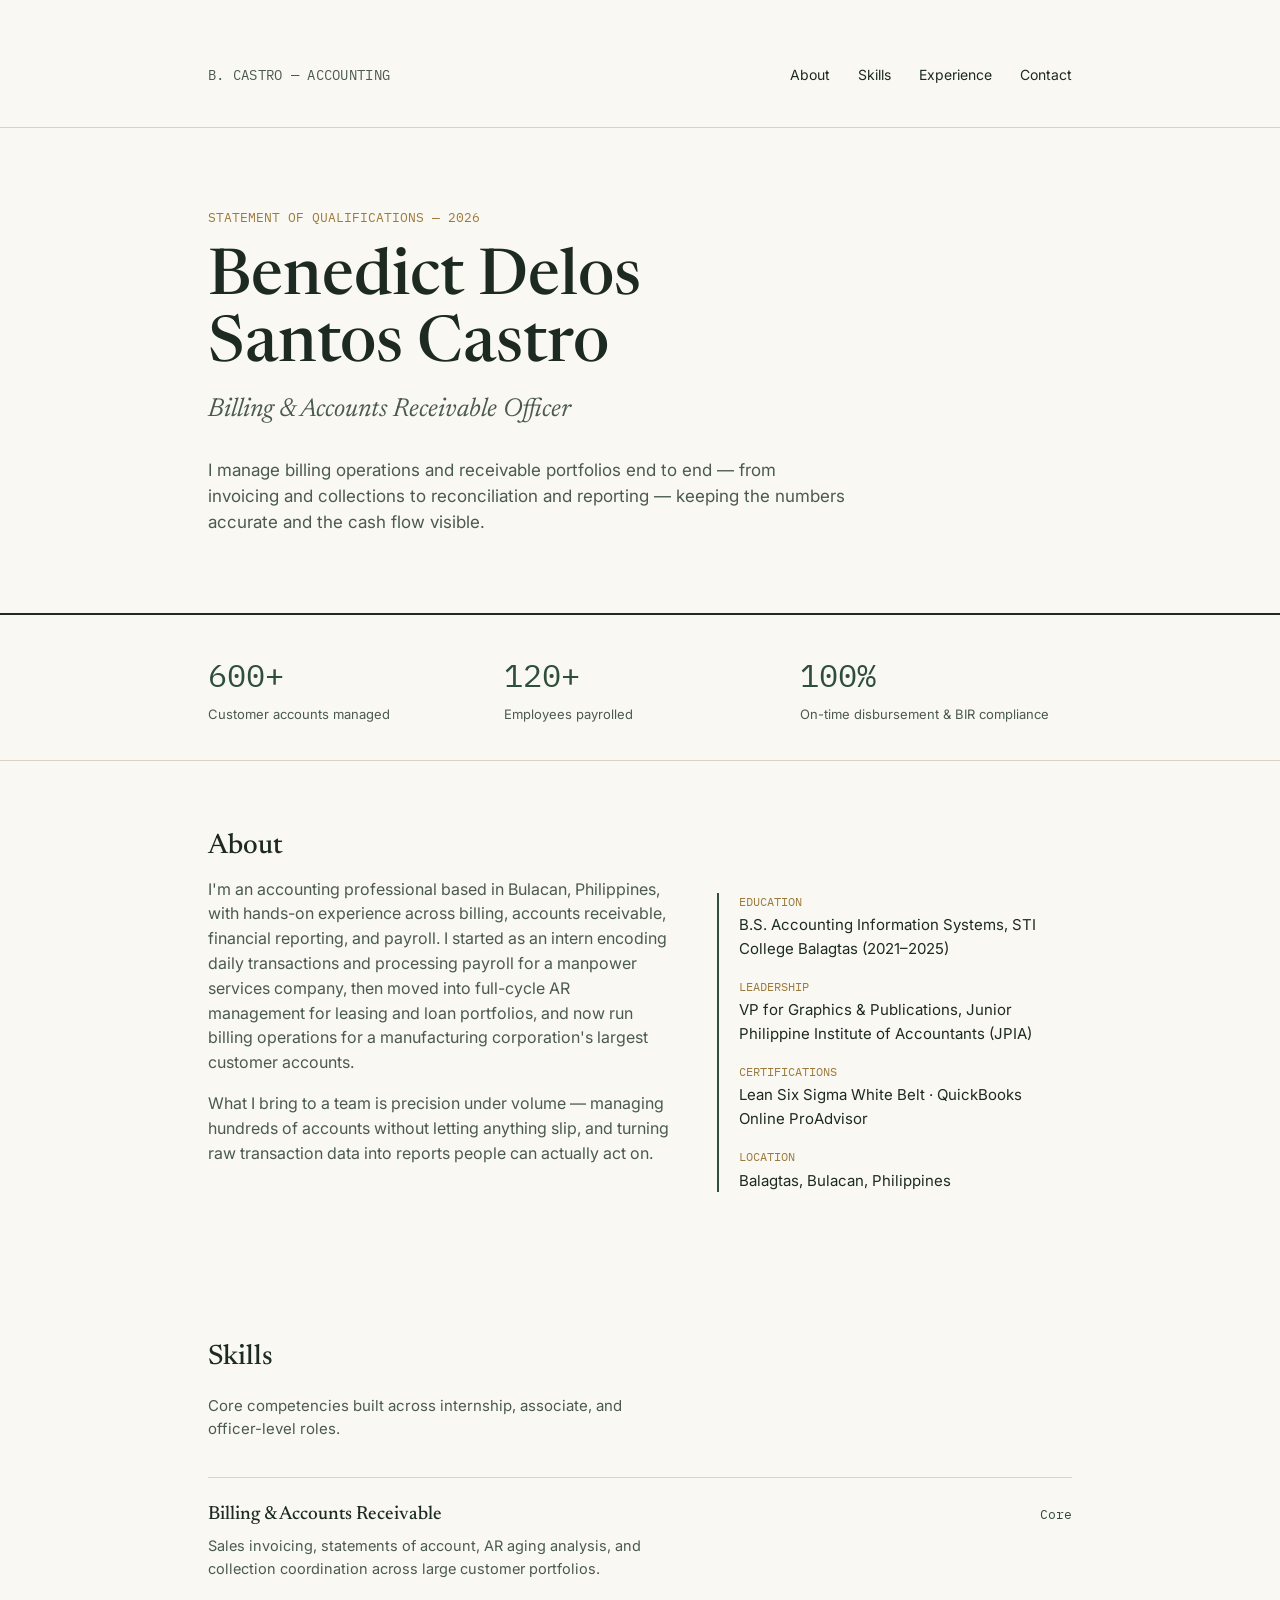
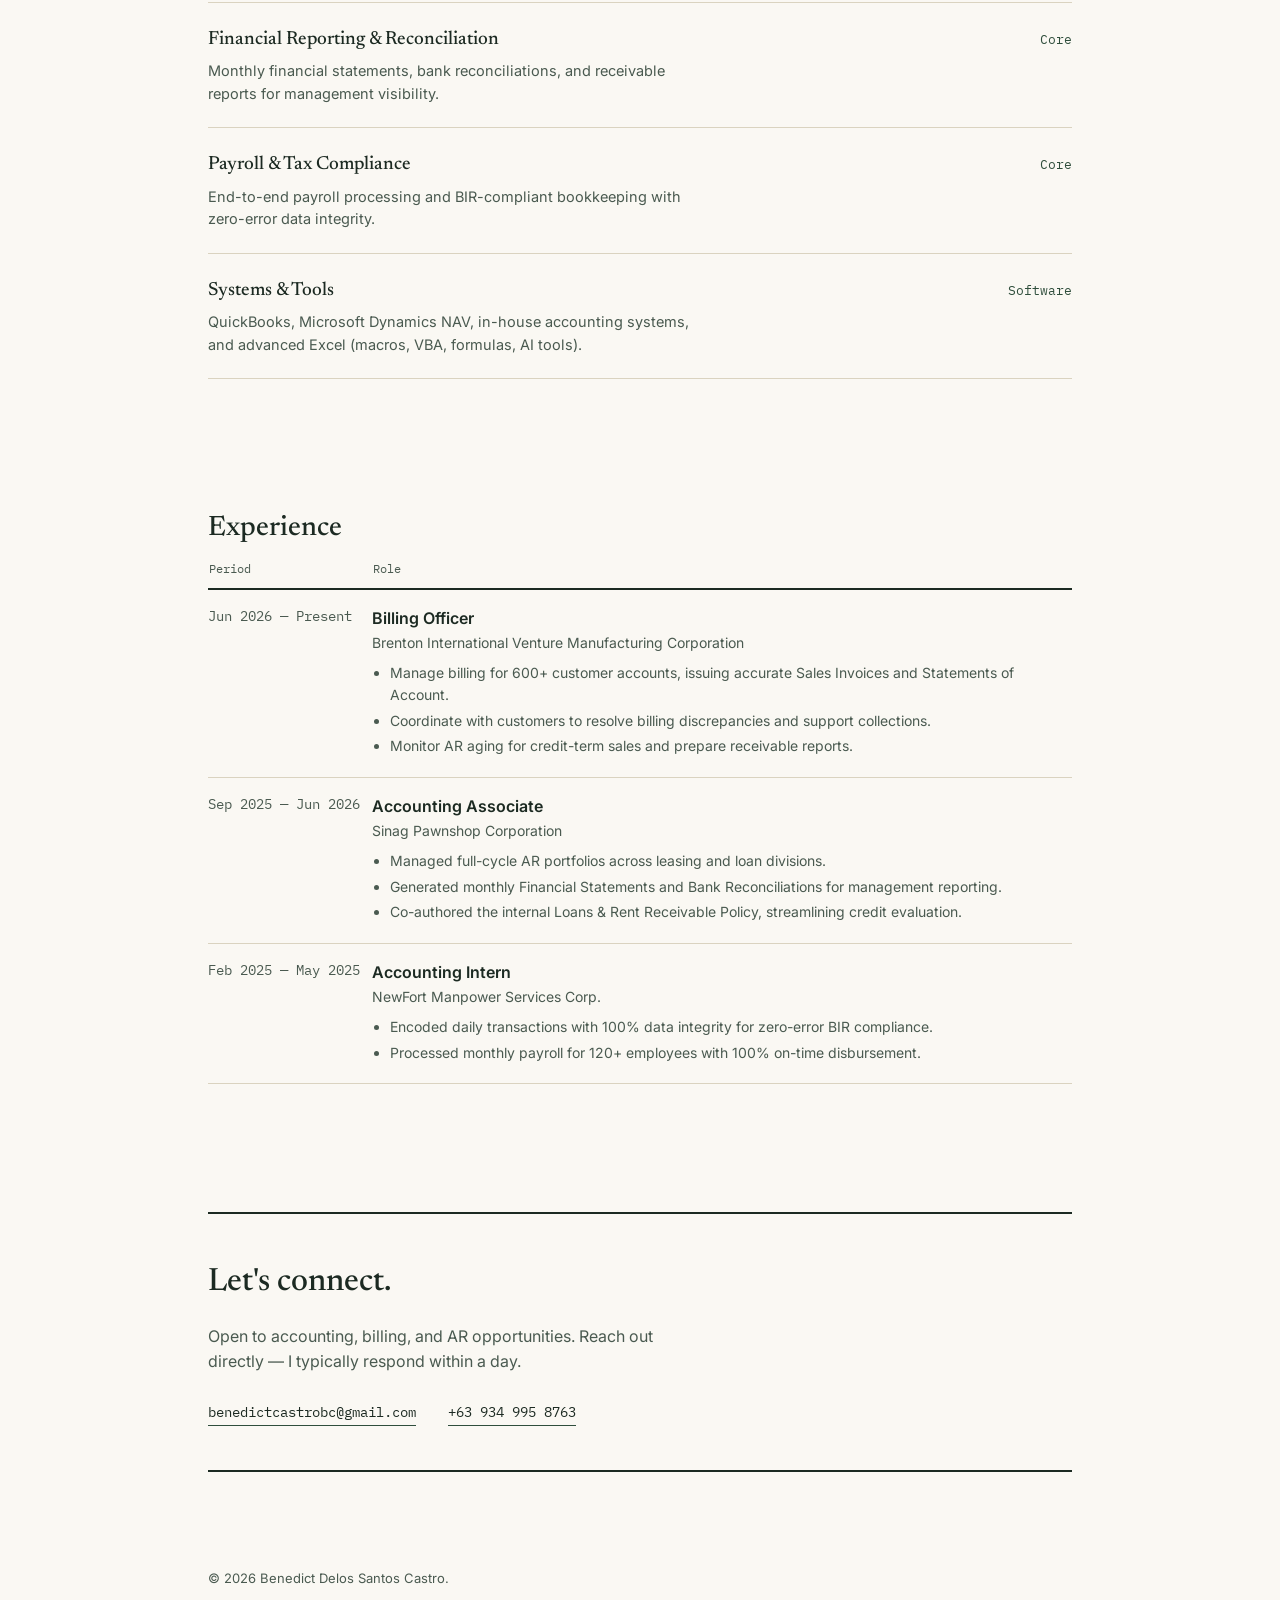
<file: portfolio.html>
<!DOCTYPE html>
<html lang="en">
<head>
<meta charset="UTF-8">
<meta name="viewport" content="width=device-width, initial-scale=1.0">
<title>Benedict Delos Santos Castro — Portfolio</title>
<link rel="preconnect" href="https://fonts.googleapis.com">
<link href="https://fonts.googleapis.com/css2?family=Newsreader:ital,opsz,wght@0,6..72,400;0,6..72,500;0,6..72,600;1,6..72,400&family=Inter:wght@400;500;600&family=IBM+Plex+Mono:wght@400;500&display=swap" rel="stylesheet">
<style>
  :root{
    --paper:#FAF8F3;
    --paper-line:#DAD3C0;
    --ink:#1C2A22;
    --ink-soft:#4A5A50;
    --forest:#2F4E3C;
    --gold:#9C7A3C;
    --max:920px;
  }
  *{box-sizing:border-box;}
  html{scroll-behavior:smooth;}
  body{
    margin:0;
    background:var(--paper);
    color:var(--ink);
    font-family:'Inter',sans-serif;
    line-height:1.55;
  }
  h1,h2,h3{
    font-family:'Newsreader',serif;
    font-weight:500;
    margin:0;
    color:var(--ink);
  }
  .num{
    font-family:'IBM Plex Mono',monospace;
    font-variant-numeric:tabular-nums;
  }
  a{color:inherit;}
  .wrap{max-width:var(--max);margin:0 auto;padding:0 28px;}

  .skip-link{position:absolute;left:-999px;top:0;background:var(--forest);color:#fff;padding:10px 16px;z-index:100;}
  .skip-link:focus{left:12px;top:12px;}

  header{
    padding:64px 0 40px;
    border-bottom:1px solid var(--paper-line);
  }
  header .wrap{
    display:flex;
    justify-content:space-between;
    align-items:baseline;
    flex-wrap:wrap;
    gap:16px;
  }
  .brand{font-family:'IBM Plex Mono',monospace;font-size:14px;letter-spacing:.02em;color:var(--ink-soft);}
  nav ul{list-style:none;display:flex;gap:28px;margin:0;padding:0;font-size:14px;}
  nav a{text-decoration:none;border-bottom:1px solid transparent;padding-bottom:2px;transition:border-color .15s ease;}
  nav a:hover, nav a:focus-visible{border-color:var(--forest);}

  .hero{padding:80px 0 60px;}
  .hero .statement-no{font-family:'IBM Plex Mono',monospace;font-size:13px;color:var(--gold);margin-bottom:18px;}
  .hero h1{font-size:clamp(38px,6vw,64px);line-height:1.05;max-width:14ch;}
  .hero .role{
    font-family:'Newsreader',serif;font-style:italic;font-size:clamp(20px,2.4vw,26px);
    color:var(--ink-soft);margin-top:10px;
  }
  .hero .lede{max-width:58ch;margin-top:26px;font-size:17px;color:var(--ink-soft);}

  .ledger-rule{border:none;border-top:1px solid var(--paper-line);margin:0;}
  .ledger-rule.thick{border-top:2px solid var(--ink);}

  .figures{padding:36px 0;border-top:2px solid var(--ink);border-bottom:1px solid var(--paper-line);}
  .figures .wrap{display:grid;grid-template-columns:repeat(3,1fr);gap:24px;}
  .figure-item{padding-right:20px;}
  .figure-item .val{font-family:'IBM Plex Mono',monospace;font-size:32px;color:var(--forest);}
  .figure-item .label{font-size:13px;color:var(--ink-soft);margin-top:4px;}

  section{padding:64px 0;}
  section > .wrap > h2{font-size:28px;margin-bottom:8px;}
  .section-sub{color:var(--ink-soft);font-size:15px;margin-bottom:36px;max-width:52ch;}

  .about-grid{display:grid;grid-template-columns:1.3fr 1fr;gap:48px;}
  .about-grid p{margin:0 0 16px;color:var(--ink-soft);font-size:16px;}
  .about-grid p:last-child{margin-bottom:0;}
  .credentials{border-left:2px solid var(--forest);padding-left:20px;}
  .credentials dt{font-family:'IBM Plex Mono',monospace;font-size:12px;color:var(--gold);margin-top:18px;}
  .credentials dt:first-child{margin-top:0;}
  .credentials dd{margin:2px 0 0;font-size:15px;}

  .line-item{
    display:grid;grid-template-columns:1fr auto;gap:20px;
    padding:22px 0;border-bottom:1px solid var(--paper-line);
    align-items:baseline;
  }
  .line-item:first-of-type{border-top:1px solid var(--paper-line);}
  .line-item h3{font-size:19px;font-weight:500;}
  .line-item .desc{color:var(--ink-soft);font-size:14.5px;margin-top:6px;max-width:56ch;}
  .line-item .tag{font-family:'IBM Plex Mono',monospace;font-size:13px;color:var(--forest);white-space:nowrap;}

  .statement{width:100%;border-collapse:collapse;font-size:15px;}
  .statement thead th{
    text-align:left;font-family:'IBM Plex Mono',monospace;font-weight:400;
    font-size:12px;color:var(--ink-soft);padding-bottom:10px;border-bottom:2px solid var(--ink);
  }
  .statement td{padding:16px 12px 16px 0;border-bottom:1px solid var(--paper-line);vertical-align:top;}
  .statement td.period{font-family:'IBM Plex Mono',monospace;color:var(--ink-soft);white-space:nowrap;font-size:13.5px;}
  .statement td.role strong{display:block;font-size:16px;font-weight:600;}
  .statement td.role span{color:var(--ink-soft);font-size:14px;}
  .statement td.role ul{margin:8px 0 0;padding-left:18px;color:var(--ink-soft);font-size:14px;}
  .statement td.role li{margin-bottom:4px;}

  .contact-box{
    border-top:2px solid var(--ink);border-bottom:2px solid var(--ink);
    padding:44px 0;
  }
  .contact-box h2{font-size:32px;margin-bottom:14px;}
  .contact-box p{color:var(--ink-soft);max-width:48ch;margin-bottom:28px;}
  .contact-links{display:flex;gap:32px;flex-wrap:wrap;font-family:'IBM Plex Mono',monospace;font-size:14px;}
  .contact-links a{text-decoration:none;border-bottom:1px solid var(--forest);padding-bottom:2px;}

  footer{padding:32px 0 48px;color:var(--ink-soft);font-size:13px;}

  @media (max-width:700px){
    .about-grid{grid-template-columns:1fr;}
    .figures .wrap{grid-template-columns:1fr 1fr;}
    nav ul{gap:16px;flex-wrap:wrap;}
    .statement thead{display:none;}
    .statement, .statement tbody, .statement tr, .statement td{display:block;width:100%;}
    .statement tr{padding:16px 0;border-bottom:1px solid var(--paper-line);}
    .statement td{border:none;padding:2px 0;}
  }

  @media (prefers-reduced-motion: reduce){
    html{scroll-behavior:auto;}
  }
</style>
</head>
<body>
<a class="skip-link" href="#main">Skip to content</a>

<header>
  <div class="wrap">
    <span class="brand">B. CASTRO — ACCOUNTING</span>
    <nav aria-label="Primary">
      <ul>
        <li><a href="#about">About</a></li>
        <li><a href="#skills">Skills</a></li>
        <li><a href="#experience">Experience</a></li>
        <li><a href="#contact">Contact</a></li>
      </ul>
    </nav>
  </div>
</header>

<main id="main">
  <section class="hero">
    <div class="wrap">
      <div class="statement-no">STATEMENT OF QUALIFICATIONS — 2026</div>
      <h1>Benedict Delos Santos Castro</h1>
      <div class="role">Billing &amp; Accounts Receivable Officer</div>
      <p class="lede">I manage billing operations and receivable portfolios end to end — from invoicing and collections to reconciliation and reporting — keeping the numbers accurate and the cash flow visible.</p>
    </div>
  </section>

  <div class="figures">
    <div class="wrap">
      <div class="figure-item">
        <div class="val">600+</div>
        <div class="label">Customer accounts managed</div>
      </div>
      <div class="figure-item">
        <div class="val">120+</div>
        <div class="label">Employees payrolled</div>
      </div>
      <div class="figure-item">
        <div class="val">100%</div>
        <div class="label">On-time disbursement &amp; BIR compliance</div>
      </div>
    </div>
  </div>

  <section id="about">
    <div class="wrap">
      <h2>About</h2>
      <div class="about-grid">
        <div>
          <p>I'm an accounting professional based in Bulacan, Philippines, with hands-on experience across billing, accounts receivable, financial reporting, and payroll. I started as an intern encoding daily transactions and processing payroll for a manpower services company, then moved into full-cycle AR management for leasing and loan portfolios, and now run billing operations for a manufacturing corporation's largest customer accounts.</p>
          <p>What I bring to a team is precision under volume — managing hundreds of accounts without letting anything slip, and turning raw transaction data into reports people can actually act on.</p>
        </div>
        <dl class="credentials">
          <dt>EDUCATION</dt>
          <dd>B.S. Accounting Information Systems, STI College Balagtas (2021–2025)</dd>
          <dt>LEADERSHIP</dt>
          <dd>VP for Graphics &amp; Publications, Junior Philippine Institute of Accountants (JPIA)</dd>
          <dt>CERTIFICATIONS</dt>
          <dd>Lean Six Sigma White Belt · QuickBooks Online ProAdvisor</dd>
          <dt>LOCATION</dt>
          <dd>Balagtas, Bulacan, Philippines</dd>
        </dl>
      </div>
    </div>
  </section>

  <section id="skills">
    <div class="wrap">
      <h2>Skills</h2>
      <p class="section-sub">Core competencies built across internship, associate, and officer-level roles.</p>

      <div class="line-item">
        <div>
          <h3>Billing &amp; Accounts Receivable</h3>
          <div class="desc">Sales invoicing, statements of account, AR aging analysis, and collection coordination across large customer portfolios.</div>
        </div>
        <div class="tag">Core</div>
      </div>
      <div class="line-item">
        <div>
          <h3>Financial Reporting &amp; Reconciliation</h3>
          <div class="desc">Monthly financial statements, bank reconciliations, and receivable reports for management visibility.</div>
        </div>
        <div class="tag">Core</div>
      </div>
      <div class="line-item">
        <div>
          <h3>Payroll &amp; Tax Compliance</h3>
          <div class="desc">End-to-end payroll processing and BIR-compliant bookkeeping with zero-error data integrity.</div>
        </div>
        <div class="tag">Core</div>
      </div>
      <div class="line-item">
        <div>
          <h3>Systems &amp; Tools</h3>
          <div class="desc">QuickBooks, Microsoft Dynamics NAV, in-house accounting systems, and advanced Excel (macros, VBA, formulas, AI tools).</div>
        </div>
        <div class="tag">Software</div>
      </div>
    </div>
  </section>

  <section id="experience">
    <div class="wrap">
      <h2>Experience</h2>
      <table class="statement">
        <thead>
          <tr><th>Period</th><th>Role</th></tr>
        </thead>
        <tbody>
          <tr>
            <td class="period">Jun 2026 — Present</td>
            <td class="role">
              <strong>Billing Officer</strong>
              <span>Brenton International Venture Manufacturing Corporation</span>
              <ul>
                <li>Manage billing for 600+ customer accounts, issuing accurate Sales Invoices and Statements of Account.</li>
                <li>Coordinate with customers to resolve billing discrepancies and support collections.</li>
                <li>Monitor AR aging for credit-term sales and prepare receivable reports.</li>
              </ul>
            </td>
          </tr>
          <tr>
            <td class="period">Sep 2025 — Jun 2026</td>
            <td class="role">
              <strong>Accounting Associate</strong>
              <span>Sinag Pawnshop Corporation</span>
              <ul>
                <li>Managed full-cycle AR portfolios across leasing and loan divisions.</li>
                <li>Generated monthly Financial Statements and Bank Reconciliations for management reporting.</li>
                <li>Co-authored the internal Loans &amp; Rent Receivable Policy, streamlining credit evaluation.</li>
              </ul>
            </td>
          </tr>
          <tr>
            <td class="period">Feb 2025 — May 2025</td>
            <td class="role">
              <strong>Accounting Intern</strong>
              <span>NewFort Manpower Services Corp.</span>
              <ul>
                <li>Encoded daily transactions with 100% data integrity for zero-error BIR compliance.</li>
                <li>Processed monthly payroll for 120+ employees with 100% on-time disbursement.</li>
              </ul>
            </td>
          </tr>
        </tbody>
      </table>
    </div>
  </section>

  <section id="contact">
    <div class="wrap">
      <div class="contact-box">
        <h2>Let's connect.</h2>
        <p>Open to accounting, billing, and AR opportunities. Reach out directly — I typically respond within a day.</p>
        <div class="contact-links">
          <a href="mailto:benedictcastrobc@gmail.com">benedictcastrobc@gmail.com</a>
          <a href="tel:+639349958763">+63 934 995 8763</a>
        </div>
      </div>
    </div>
  </section>
</main>

<footer>
  <div class="wrap">
    &copy; 2026 Benedict Delos Santos Castro.
  </div>
</footer>

</body>
</html>
</file>
